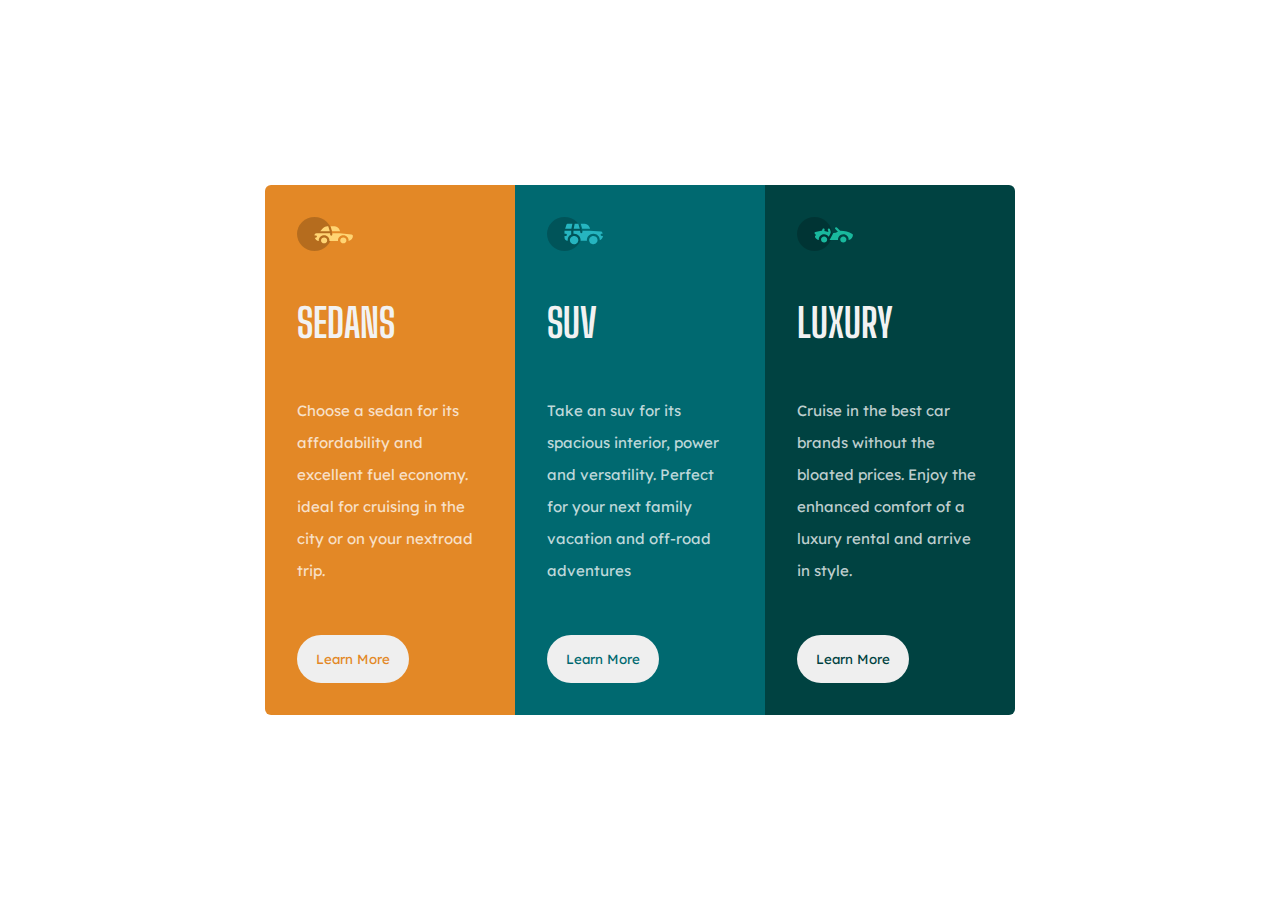
<file: index.html>
<!DOCTYPE html>
<html lang="en">
<head>
    <meta charset="UTF-8">
    <meta name="viewport" content="width=device-width, initial-scale=1.0">
    <link rel="stylesheet" href="projectstyle.css">
    <title>3- column-preview-card-componenet</title>
</head>
<body>
    <main>
        <section>
            <!-- card-1 -->
            <div class="cards" id="card-1">
                <img src="assets/icon-sedans.svg" alt="icon-sedans-img">
                <h2>SEDANS</h2>
                <P>Choose a sedan for its affordability and excellent fuel economy. ideal for cruising in the city or on your nextroad trip.</P>
                <button>Learn More</button>

            </div>
            <!-- card-2 -->
            <div class="cards" id="card-2">
                <img src="assets/icon-suvs.svg" alt="suvs-car-img">
                <h2>SUV</h2>
                <P>Take an suv for its spacious interior, power and versatility. Perfect for your next family vacation and off-road adventures</P>
                <button>Learn More</button>

            </div>
            <!-- card-3 -->
            <div class="cards" id="card-3">
                <img src="assets/icon-luxury.svg" alt="luxury-car-img">
                <h2>LUXURY</h2>
                <P>Cruise in the best car brands without the bloated prices. Enjoy the enhanced comfort of a luxury rental and arrive in style.</P>
                <button>Learn More</button>

            </div>
        </section>
    </main>
</body>
</html>
</file>
<file: projectstyle.css>
@import url('https://fonts.googleapis.com/css2?family=Lexend+Deca:wght@100..900&display=swap');

@import url('https://fonts.googleapis.com/css2?family=Big+Shoulders+Display:wght@100..900&family=Lexend+Deca:wght@100..900&display=swap');

*{
    margin: 0;
    padding: 0;
    box-sizing: border-box;
}

:root{
    --bright-orange:hsl(31, 77%, 52%);
    --very-dark-cyan:hsl(179, 100%, 13%);
    --dark-cyan:hsl(184, 100%, 22%);
    --transparent-white:hsla(0, 0%, 100%, 0.75);
    --very-light-gray:hsl(0, 0%, 95%);
    --ff-big-shoulders-display:"Big Shoulders Display", sans-serif;
    --ff-lexand-deca:"Lexend Deca", sans-serif;

}

html,body{
    display: flex;
    justify-content: center;
    align-items: center;
    min-height: 100%;

}

body{
    font-size: 15px;

}

main{
    min-height: 100%;
    display: flex;
    align-items: center;
    justify-content: center;

    /* border: 1px solid red; */
}

section{
    display: flex;
    justify-content: center;
    align-items: center;
    width: 100%;
    height: 100%;
    flex-wrap: wrap;
    /* border: 2px solid green; */
}


/* cards */
.cards{
    display: flex;
    flex-direction: column;
    gap: 3rem;
    padding: 2rem;
}

img{
    width: 30%;
}

h2{
    color: var(--very-light-gray);
    font-family: var(--ff-big-shoulders-display);
    font-weight: 700;
    font-size: 2.5rem;


}

p{
    color: var(--transparent-white);
    font-family: var(--ff-lexand-deca);
    font-weight: 400;
    line-height: 2rem;
    width: 186px;
}

button{
    width: 60%;
    border-radius: 5rem;
    height: 3rem;
    font-family: var(--ff-lexand-deca);
    border: none;
    font-family: var(--ff-lexand-deca);

}


/* card-1 */

#card-1{
    background-color: var(--bright-orange);
    border-top-left-radius: 6px;
    border-bottom-left-radius: 6px

}

#card-1 button{
    color: var(--bright-orange)
}

#card-2{
    background-color: var(--dark-cyan);
}

#card-2 button{
    color: var(--dark-cyan);
}

#card-3{
    background-color: var(--very-dark-cyan);
    border-top-right-radius: 6px;
    border-bottom-right-radius: 6px;

}

#card-3 button{
    color: var(--very-dark-cyan);
}


@media(max-width:428px){
    section{
        flex-direction: column;
        min-width: 40%;
    }

    /* cards */

    .cards{
        width: 100%;
    }

    main{
        margin: 30px 0;
    }

    p{
        width: 260px;
    }

    /* card 1 */

    #card-1 {
        border-top-right-radius: 6px;
        border-bottom-left-radius: 0;
    }

    /* card 3 */
 
    #card-3{
        border-top-right-radius: 0;
        border-bottom-left-radius: 6px;
    }
    
}
</file>
